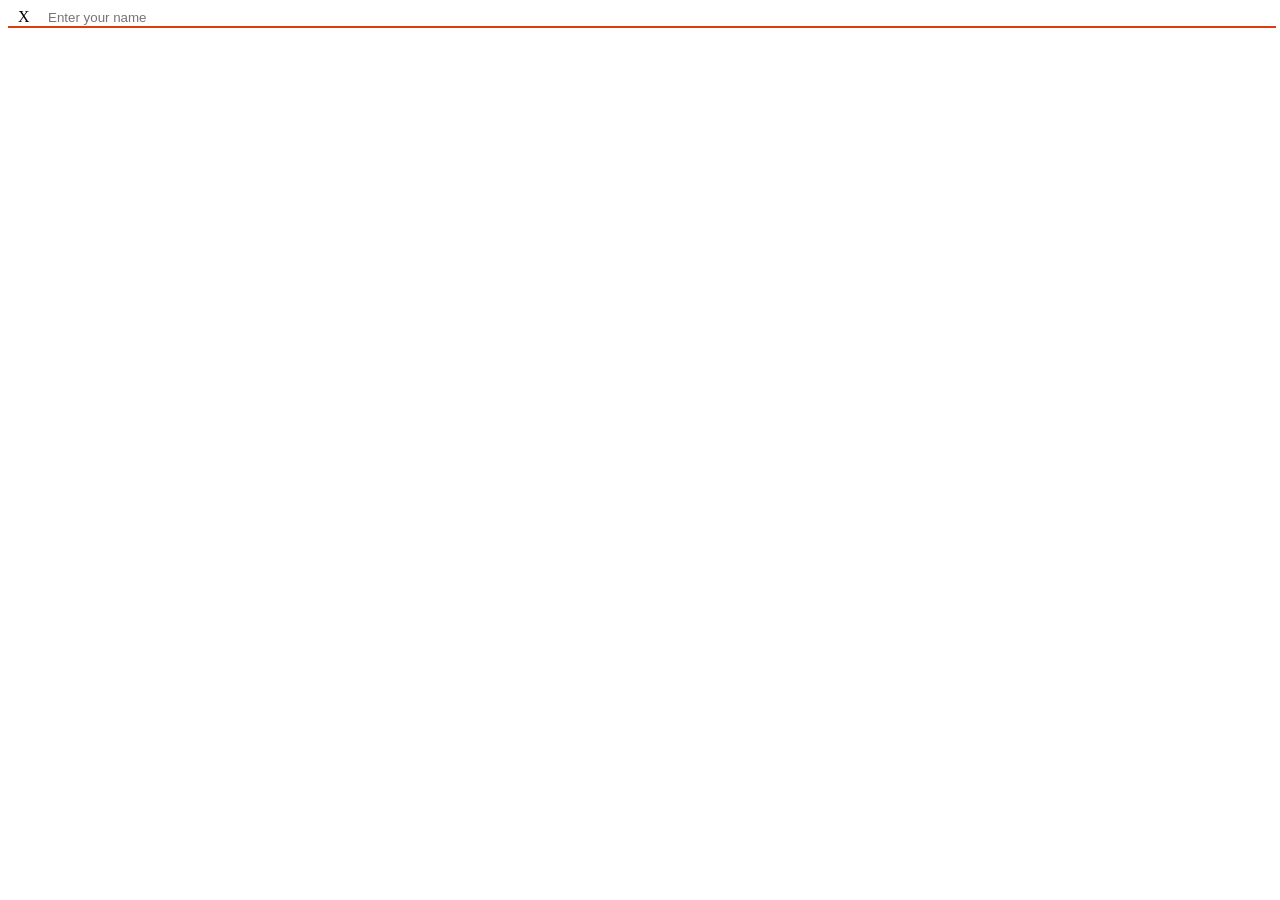
<file: web_practise/project_1/index.html>
<!DOCTYPE html>
<html lang="en">
<head>
    <meta charset="UTF-8">
    <meta name="viewport" content="width=device-width, initial-scale=1.0">
    <link rel="stylesheet" href="style.css">
    <title>Document</title>
</head>
<body>
    <div class="input_with_icon">
    <input type="text" name="get_name" class="outliner_input" id="get_name"  title="get_name" placeholder="Enter your name">

    </div>
</body>
</html>
</file>
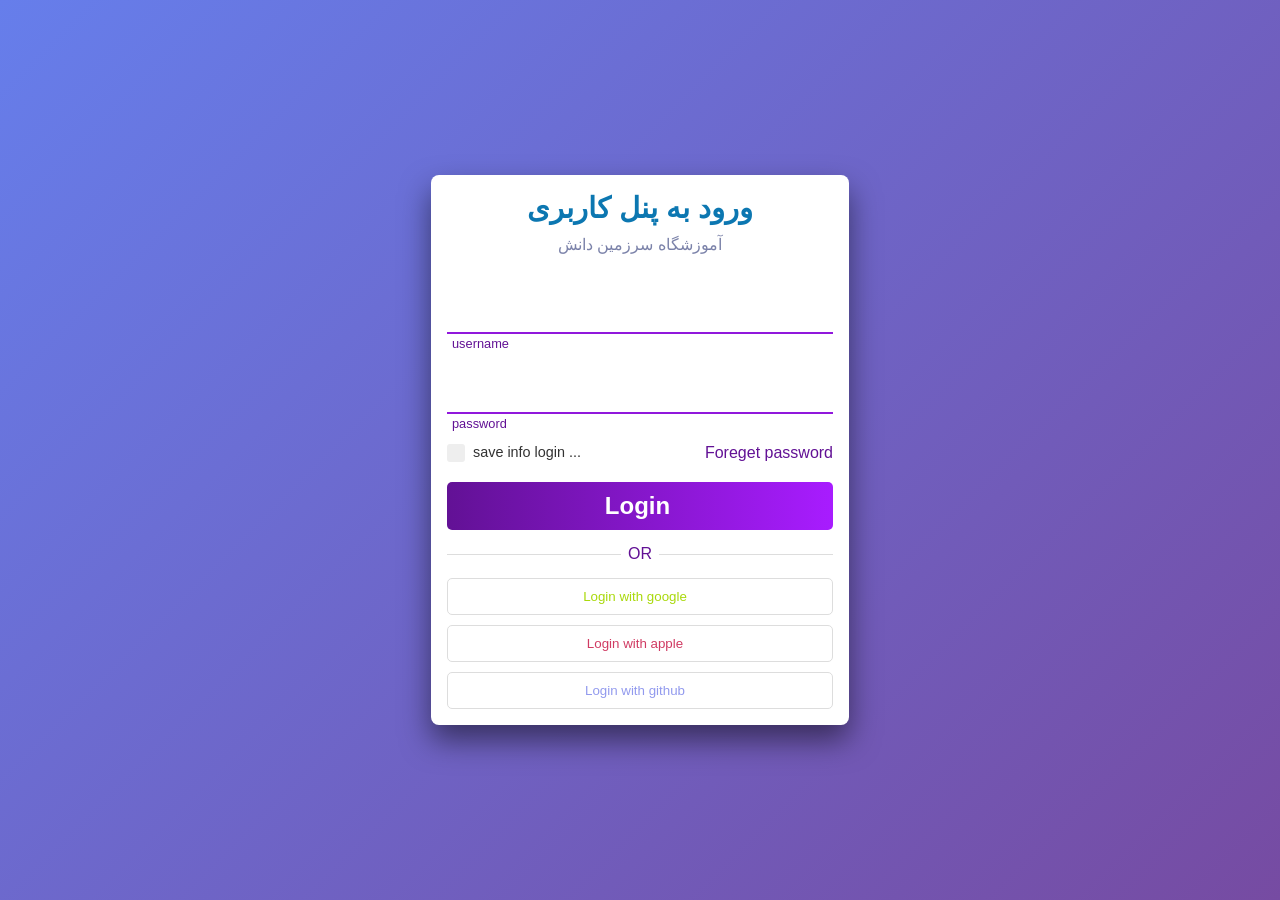
<file: web_practise/project_2/index.html>
<!DOCTYPE html>
<html lang="en">
  <head>
    <meta charset="UTF-8" />
    <meta name="viewport" content="width=device-width, initial-scale=1.0" />
    <link rel="stylesheet" href="style.css" />
    <title>Login</title>
  </head>
  <body>
    <div class="login_container">
      <div class="login_card">
        <h1>ورود به پنل کاربری</h1>
        <p>آموزشگاه سرزمین دانش</p>
        <form action="#" method="post">
          <div class="input_group floating">
            <input type="text" name="username" id="username" />
            <label for="username">username</label>
            <i class="fa fa-user"></i>
            <div class="underline"></div>
          </div>
          <div class="input_group floating">
            <input type="text" name="password" id="password" />
            <label for="password">password</label>
            <i class="fa fa-user"></i>
            <div class="underline"></div>
          </div>
          <div class="option">
            <label class="remmeber">
              <input type="checkbox" />
              <span class="checkmark"></span>
             save info login ...
            </label>
            <a href="#" class="forget_password">Foreget password</a>
          </div>
          <button type="submit" class="btn_login"><span>Login</span> <i class="fas fa-arrow-right"></i></button>
           <div class="divider">
            <span>OR</span>
           </div>
          <div class="social_login">
            <button type="button" class="btn_social">
                <span>Login with google</span>
                <i class="fas fa-google"></i>
            </button>
            <button type="button" class="btn_social">
                <span>Login with apple</span>
                <i class="fas fa-apple"></i>
            </button>
            <button type="button" class="btn_social">
                <span>Login with github</span>
                <i class="fas fa-github"></i>
            </button>
          </div>
        </form>
      </div>
    </div>
  </body>
</html>
</file>
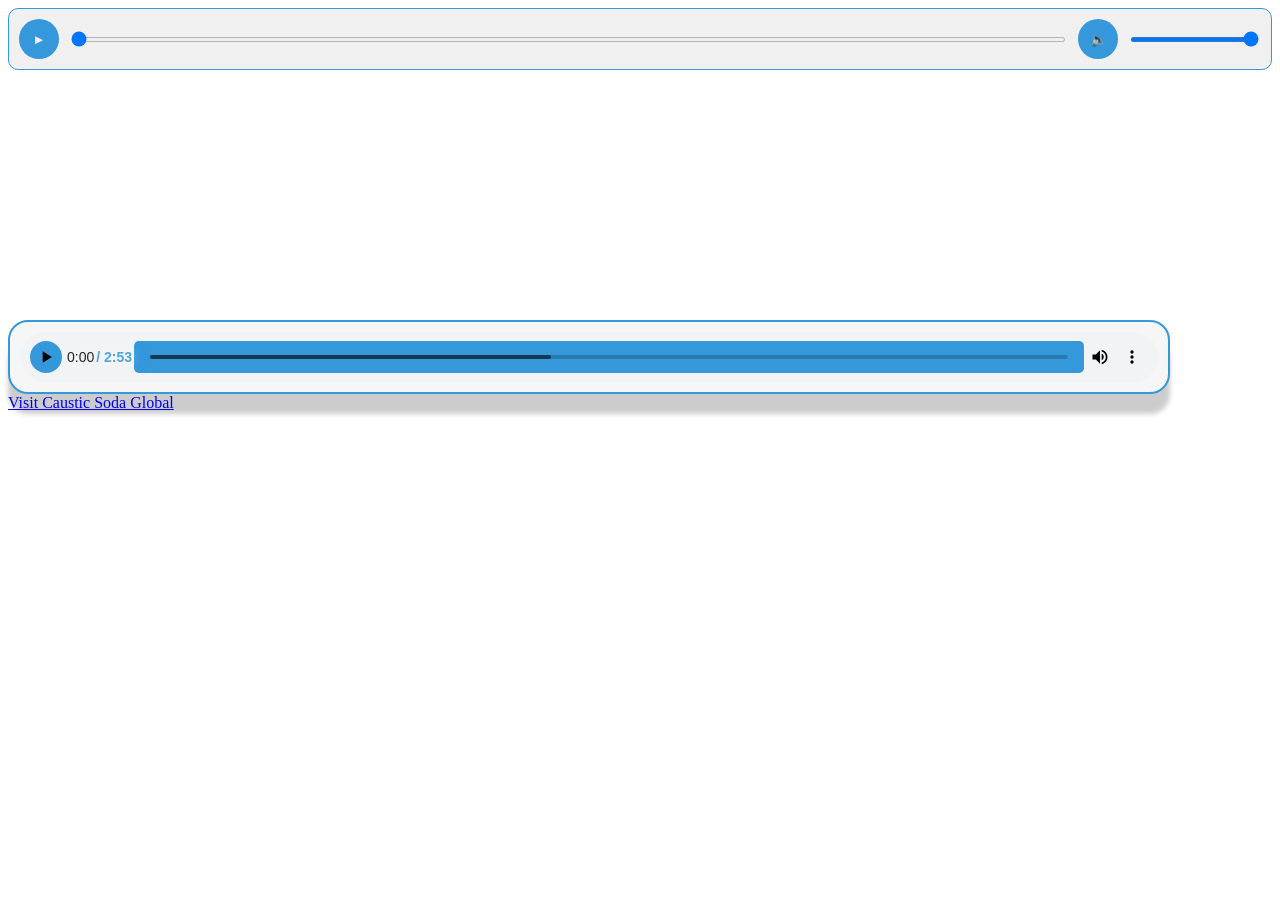
<file: web_practise/project_3/index.html>
<!doctype html>
<html lang="en">
  <head>
    <meta charset="UTF-8" />
    <meta name="viewport" content="width=device-width, initial-scale=1.0" />
    <link rel="stylesheet" href="style.css" />
    <title>Document</title>
  </head>
  <body>
      <div class="custom_audio_player">
      <audio src="../media/sounds/m.mp3" id="audio_source"></audio>
      <button class="play_button">&#9658;</button>
      <input
        type="range"
        name="timeline"
        title="timeline"
        class="progress_bar"
        id="timeline"
        value="0"
      />
      <button class="mute_btn">🔈</button>
      <input type="range" name="volumeSlider" id="volumeSlider" class="volume_slider" min="0" max="1" step="0.1" value="1">
    </div>
    <audio src="../media/sounds/m.mp3" controls></audio>
  
    <a href="https://causticsodaglobal.com/">Visit Caustic Soda Global</a>
    <script>
        const audio=document.getElementById('audio_source');
        const btnplay=document.querySelector('.play_button');
        const progressBar=document.querySelector('.progress_bar');
        btnplay.addEventListener('click',()=>{
            if(audio.paused){
                audio.play();
                btnplay.textContent='\u{23F8}';
            }else{
                audio.pause();
                btnplay.textContent='\u{25B6}';
            }
        });
        audio.addEventListener('timeupdate',()=>{
            const progress=(audio.currentTime/audio.duration)*100;
            progressBar.value=progress;
        });
    </script>
  </body>
</html>
</file>
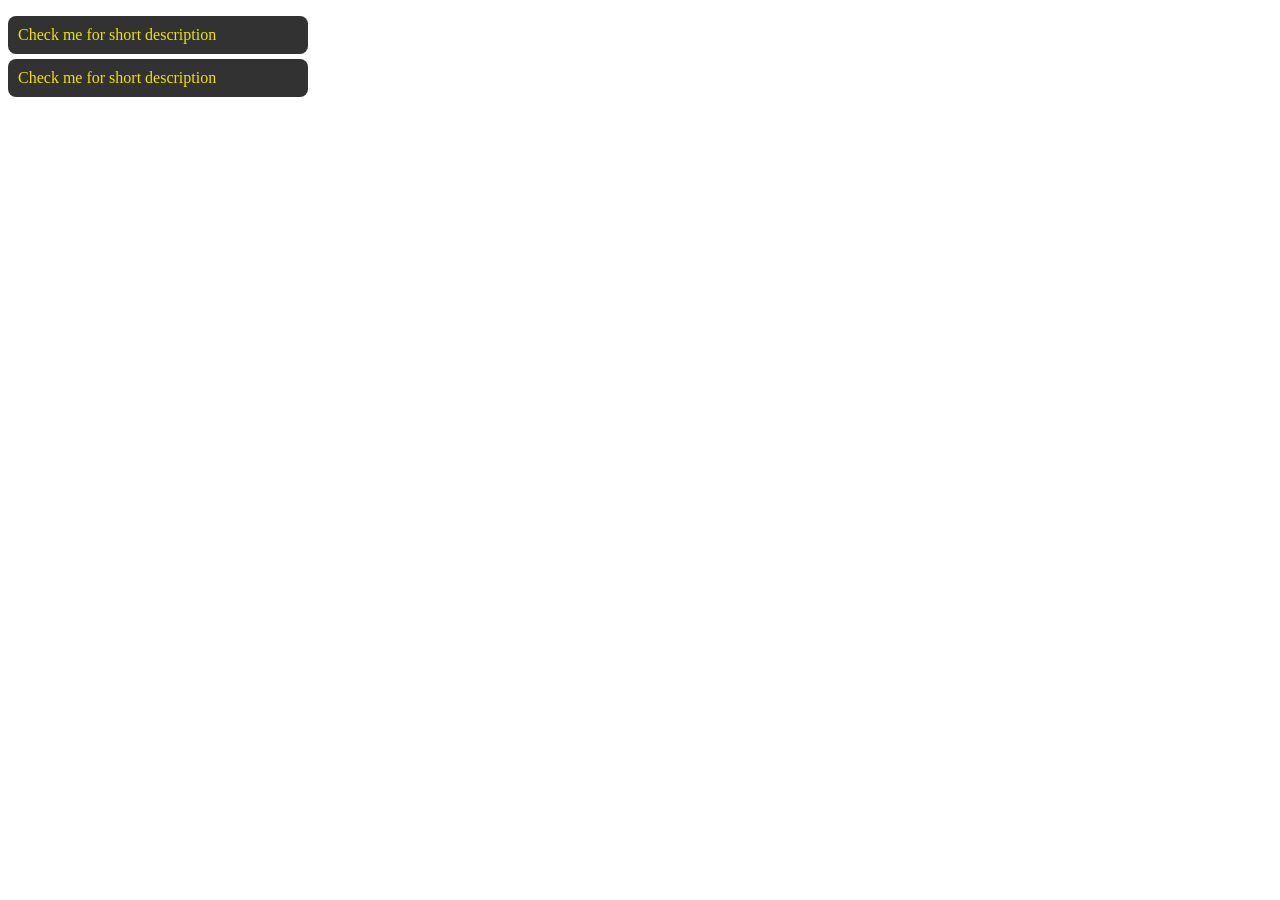
<file: web_practise/project_5/index.html>
<!doctype html>
<html lang="en">
  <head>
    <meta charset="UTF-8" />
    <meta name="viewport" content="width=device-width, initial-scale=1.0" />
    <title>Document</title>
    <link rel="stylesheet" href="style.css" />
  </head>
  <body>
    <ul class="box">
      <li>
        <input type="checkbox" id="item1" hidden />

        <label for="item1" class="title">
          Check me for short description
        </label>

        <div class="description">
          Lorem ipsum dolor sit amet, consectetur adipisicing elit... Lorem
          ipsum dolor sit, amet consectetur adipisicing elit. Recusandae vero
          cumque harum? Neque facere in earum quo maxime id provident? Lorem
          ipsum dolor sit amet consectetur adipisicing elit. Sed incidunt
          doloremque necessitatibus quidem quia deleniti, nisi id nemo ad nobis!
        </div>
      </li>
      <li>
        <input type="checkbox" id="item2" hidden />

        <label for="item2" class="title">
          Check me for short description
        </label>

        <div class="description">
          Lorem ipsum dolor sit amet, consectetur adipisicing elit... Lorem
          ipsum dolor sit, amet consectetur adipisicing elit. Recusandae vero
          cumque harum? Neque facere in earum quo maxime id provident? Lorem
          ipsum dolor sit amet consectetur adipisicing elit. Sed incidunt
          doloremque necessitatibus quidem quia deleniti, nisi id nemo ad nobis!
        </div>
      </li>
    </ul>
  </body>
</html>
</file>
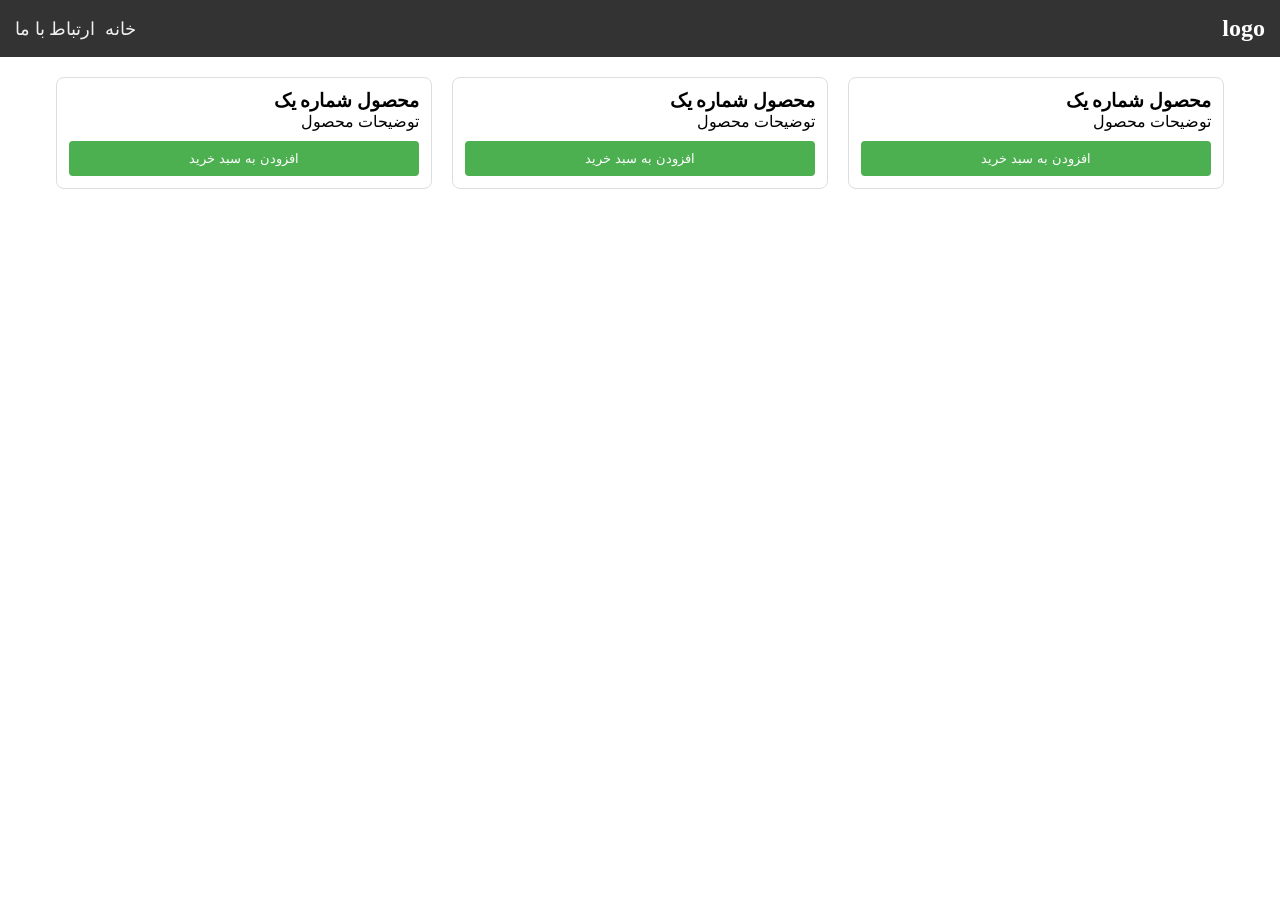
<file: web_practise/project_6/index.html>
<!DOCTYPE html>
<html lang="fa" dir="rtl">
<head>
    <meta charset="UTF-8">
    <meta name="viewport" content="width=device-width, initial-scale=1.0">
    <link rel="stylesheet" href="style.css">
    
    <title>Document</title>
</head>
<body>
    <nav class="navbar">
        <div class="logo">
            logo
        </div>
        <ul class="nav-link">
            <li><a href="">خانه</a></li>
            <li><a href="">ارتباط با ما</a></li>
        </ul>
    </nav>
    <div class="products">
        <div class="product-card">
            <h3>محصول شماره یک</h3>
            <p>توضیحات محصول</p>
            <button>افزودن به سبد خرید</button>
        </div>
        <div class="product-card">
            <h3>محصول شماره یک</h3>
            <p>توضیحات محصول</p>
            <button>افزودن به سبد خرید</button>
        </div>
        <div class="product-card">
            <h3>محصول شماره یک</h3>
            <p>توضیحات محصول</p>
            <button>افزودن به سبد خرید</button>
        </div>
    </div>
</body>
</html>
</file>
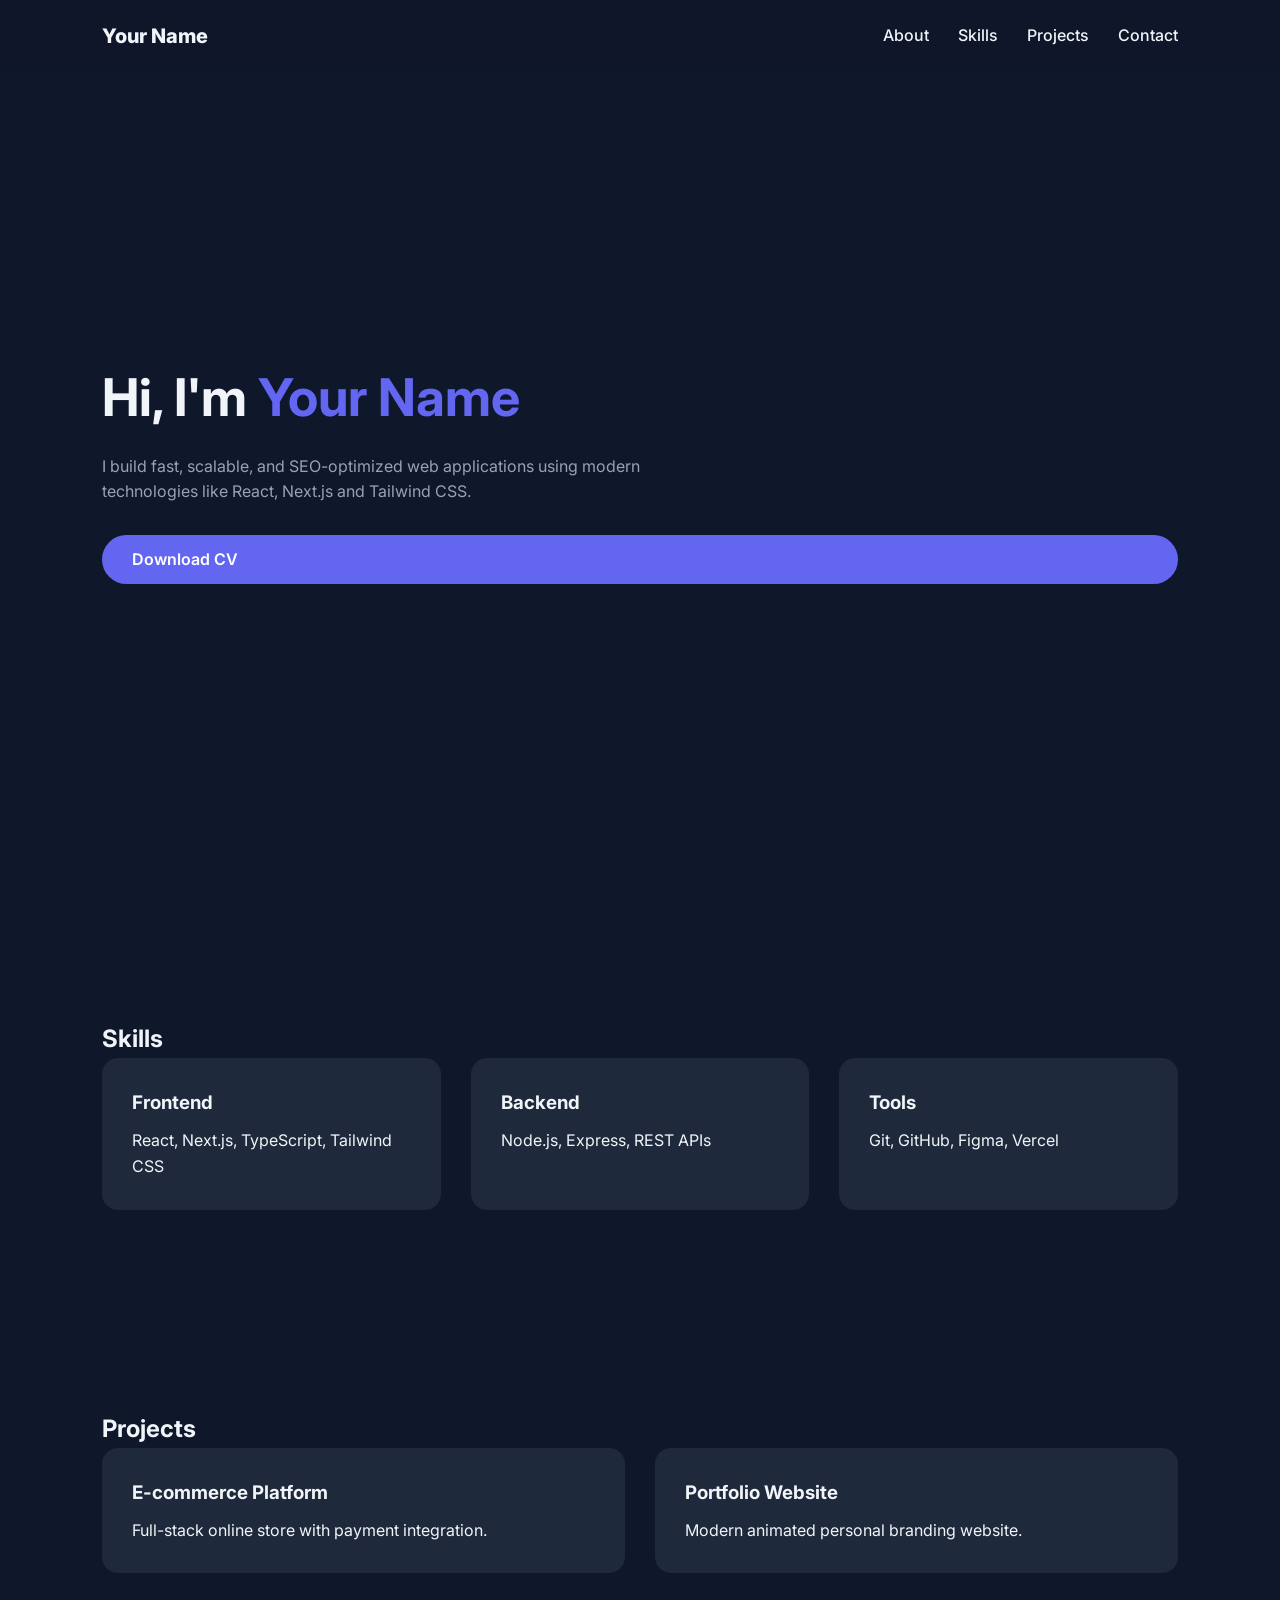
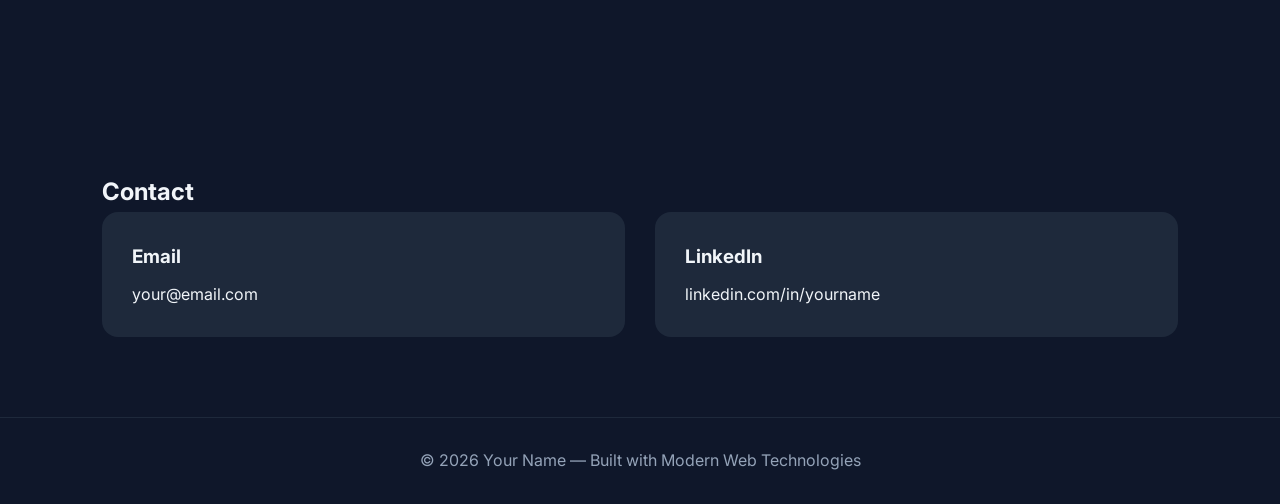
<file: web_practise/practice/index2.html>
<!DOCTYPE html>
<html lang="en">
<head>
  <!-- SEO -->
  <meta charset="UTF-8">
  <meta name="viewport" content="width=device-width, initial-scale=1.0">
  <title>Your Name | Frontend Developer</title>
  <meta name="description" content="Your Name - Modern Frontend Developer building fast, scalable and SEO-friendly web applications.">
  <meta name="keywords" content="Frontend Developer, Portfolio, Resume, React Developer">
  <meta name="author" content="Your Name">

  <!-- Open Graph -->
  <meta property="og:title" content="Your Name | Developer Portfolio">
  <meta property="og:description" content="Modern, fast and professional portfolio website.">
  <meta property="og:type" content="website">

  <!-- Google Font -->
  <link href="https://fonts.googleapis.com/css2?family=Inter:wght@400;600;800&display=swap" rel="stylesheet">

  <link rel="stylesheet" href="style2.css">
</head>

<body>

<header>
  <h1>Your Name</h1>
  <nav>
    <a href="#about">About</a>
    <a href="#skills">Skills</a>
    <a href="#projects">Projects</a>
    <a href="#contact">Contact</a>
  </nav>
</header>

<section class="hero" id="about">
  <h2>Hi, I'm <span>Your Name</span></h2>
  <p>I build fast, scalable, and SEO-optimized web applications using modern technologies like React, Next.js and Tailwind CSS.</p>
  <a href="#" class="btn">Download CV</a>
</section>

<section id="skills">
  <h2>Skills</h2>
  <div class="grid">
    <div class="card">
      <h3>Frontend</h3>
      <p>React, Next.js, TypeScript, Tailwind CSS</p>
    </div>
    <div class="card">
      <h3>Backend</h3>
      <p>Node.js, Express, REST APIs</p>
    </div>
    <div class="card">
      <h3>Tools</h3>
      <p>Git, GitHub, Figma, Vercel</p>
    </div>
  </div>
</section>

<section id="projects">
  <h2>Projects</h2>
  <div class="grid">
    <div class="card">
      <h3>E-commerce Platform</h3>
      <p>Full-stack online store with payment integration.</p>
    </div>
    <div class="card">
      <h3>Portfolio Website</h3>
      <p>Modern animated personal branding website.</p>
    </div>
  </div>
</section>

<section id="contact">
  <h2>Contact</h2>
  <div class="grid">
    <div class="card">
      <h3>Email</h3>
      <p>your@email.com</p>
    </div>
    <div class="card">
      <h3>LinkedIn</h3>
      <p>linkedin.com/in/yourname</p>
    </div>
  </div>
</section>

<footer>
  © 2026 Your Name — Built with Modern Web Technologies
</footer>

</body>
</html>
</file>
<file: web_practise/project_1/style.css>
.outliner_input{
    border: none;
    /* border-radius: 5px; */
    border-bottom: 2px solid #d93e0b;
    /* border-left: 2px solid #d93e0b; */
    background: transparent;
    outline: none;
    transition:  border 0.3s;
    width: 97%;
    /* position: absolute; */
    padding-left: 40px;
}
.outliner_input:focus{
    border-bottom: 2px solid #0b76d9;
    /* border-left: 2px solid #0b76d9; */
}
.input_with_icon{
   position: relative;
   /* background: green;  */
}

.input_with_icon::before{
 content: "X";
 position: absolute;
 left: 10px;
 right: 100%;
 transform: translateX(-100%);
}
</file>
<file: web_practise/project_2/style.css>
*{
    margin: 0;
    padding: 0;
    box-sizing: border-box;
    font-family: 'Segoe UI', Tahoma, Geneva, Verdana, sans-serif;
}
body{
    background: linear-gradient(135deg,#667eeb 0%,#764ba2 100%);
    height: 100vh;
    display: flex;
    justify-content: center;
    align-items: center;
    color: #323232;
}
.login_container{
    width: 100%;
    max-width: 450px;
    padding: 16px;
}
.login_card{
background: #fff;
padding: 16px;
border-radius: 8px;
box-shadow: 0 15px 30px rgba(0, 0, 0, 0.5);
}
h1{
    font-size: 1.8rem;
    margin-bottom: 10px;
    color: #0c77b1;
    text-align: center;
}
.login_card p{
    color: #5b6494ce;
    text-align: center;
    margin-bottom: 30px;
}
.input_group{
    position: relative;
    margin-bottom: 12px;
}
.input_group input{
    width: 100%;
    padding: 15px 0px 15px 30px;
    border: none;
    border-bottom: 2px solid #9118dc;
    font-size: 1rem;
    background: transparent;
    transition: all 0.3s;
}
.input_group input:focus{
    outline: none;
    border-bottom-color:#a81cff ;

}
.input_group .floating label{
    position: absolute;
    left:30px;
    top: 15px;
    color: #999;
    pointer-events: none;
    transition: all 0.3s;
}
.input_group.floating input:focus ~ label,
.input_group.floating input:not(:placeholder-shown) ~ label{
    top:-10px;
    left:15px;
    font-size:0.8rem;
    color:#621195;
    background: white;
    padding: 0 5px;
}
.input_icon{
    position: relative;
    left: 10px;
    top:15px;
    transition: all 0.3s;
}
.input_group input:focus ~ .input_icon{
    color: #621195;
}
.underline{
    position: absolute;
    bottom: 0;
    left: 0;
    height: 1px;
    width: 0;
    background: #a81cff;
    transition: all 0.3s;

    
}
.input_group input:focus ~ .underline{
    width: 100%;
}
.option{
    display: flex;
    align-items: center;
    margin-bottom: 20px;
    justify-content: space-between;
}
.remmeber{
    display: flex;
    justify-content: center;
    cursor: pointer;
    font-size: 0.9rem;
}
.remmeber input{
    position: absolute;
    opacity: 0;
    cursor: pointer;
}
.checkmark{
    display:inline-block;
    width: 18px;
    height: 18px;
    background: #eee;
    border-radius: 3px;
    margin-right: 8px;
    position: relative;
    transition: all 0.3s;
}
.remmeber:hover .checkmark{
    background: #ddd;
}
.remmeber input:checked ~ .checkmark{
    background: #621195;
}
.checkmark::after{
    content: "";
    position: absolute;
    display: none;
    right: 6px;
    top:2px;
    width: 5px;
    height: 10px;
    border: solid white;
    border-width: 0 2px 2px 0;
    transform:  rotate(45deg);
}
.remmeber input:checked ~ .checkmark::after{
    display: block;
}
.forget_password{
    color:#621195;
    text-decoration: none;
    transition: all 0.3s;
}
.forget_password:hover{
    text-decoration: underline;
}
.btn_login{
    width: 100%;
    padding: 10px;
    background: linear-gradient(to right,#621195,#a81cff);
    color: white;
    font-size: 1.5rem;
    font-weight: bold;
    border: none;
    border-radius: 5px;
    margin-bottom: 15px;
    cursor: pointer;
    display: flex;
    justify-content: center;
    align-items: center;
    transition: all 0.3s;
    overflow: hidden;
    position: relative;
}
.btn_login span{
    transition: all 0.3s;
}
.btn_login i{
    margin-left: 5px;
    transform: translateX(30px);
    opacity: 0;
    transition: all 0.3s;
}
.btn_login:hover{
    box-shadow: 0 5px 15px rgba(102, 102, 102, 0.4);
}
.btn_login:hover span{
    transform: translateX(-10px);
}
.btn_login:hover i{
    transform: translateX(0);
    opacity: 1;
}
.social_login{
    display: flex;
    flex-direction: column;
    gap: 10px;
}
.btn_social{
    padding: 10px;
    border-radius: 5px;
    border: 1px solid #ddd;
    background: #fff;
    display: flex;
    align-items: center;
    justify-content: center;
    gap: 10px;
    cursor: pointer;
    transition: all 0.3s ;
}
.btn_social:nth-child(1){
    color: #a9d90b;
}
.btn_social:nth-child(2){
    color: #d03b63;
}
.btn_social:nth-child(3){
    color: #929aee;
}
.btn_social:hover{
    background: #f5f5f5;
}

.divider{
    position: relative;
    margin: 15px 0;
    text-align: center;
    color: #621195;
}
.divider::before{
    content: "";
    position: absolute;
    top: 50%;
    left: 0;
    width: 45%;
    height: 1px;
    background: #ddd;
}
.divider::after{
content: "";
position: absolute;
top: 50%;
right: 0;
width: 45%;
height: 1px;
background: #ddd;
}
</file>
<file: web_practise/project_3/style.css>
audio{
    margin-top: 250px;
    width: 90%;
    height: 50px;
    /* margin: 20px auto; */
    padding: 10px;
    display: block;
    background-color: #f7f6f6;
    border: 2px solid #3498db;
    border-radius: 20px;
    box-shadow: 0 20px 5px rgba(0, 0, 0,0.2);
    
}
audio{
    /* display: none !important; */
}
/* audio::-webkit-media-controls{
    display: none !important;
} */
 /* audio::-webkit-media-controls-play-button,
 audio::-webkit-media-controls-pause-button{
    background-color: #3498db;
    border-radius: 50%;
    color: #f0f0f0 !important;
 } */

  audio::-webkit-media-controls-play-button{
    background-color: #3498db;
    border-radius: 50%;
    /* color: #f0f0f0 !important; */
 }
   audio::-webkit-media-controls-play-button:hover{
    background-color: #02253c;
 
 }
 audio::-webkit-media-controls-timeline{
    background-color: #3498db;
    border-radius: 5px;
    /* height: 5px; */

 }
 audio::-webkit-media-contols-current-time-display,
    audio::-webkit-media-controls-time-remaining-display{
        color: #3498db;
        font-weight: bold;
        margin: 2px;
        font-family: 'Lucida Sans', 'Lucida Sans Regular', 'Lucida Grande', 'Lucida Sans Unicode', Geneva, Verdana, sans-serif;
    }

/* audio::-webkit-media-controls-mute-button{
    background-color: #3498db;
    margin-left: 2px;
    border-radius: 50%;
}
     */


 audio::-webkit-media-contols-current-time-display,
     audio::-webkit-media-controls-volume-slider{
filter: brightness(0.1) !important;
     }
     .custom_audio_player{
        display: flex;
        justify-content: center;
        align-items: center;
        gap: 10px;
        background: #f0f0f0;
        padding: 10px;
        border-radius: 10px;
        border: 1px solid #3498db;
     }
     .play_button,.mute_btn{
        background-color: #3498db;
        border: none;
        border-radius: 50%;
        width: 40px;
        height: 40px;
        display: flex;
        justify-content: center;
        align-items: center;
        color: #f0f0f0;
        cursor: pointer;
        text-align: center;
     }
     .progress_bar{
        flex-grow: 1;
     }
     .progress_bar,.volume_slider{
        height: 5px;
        cursor: pointer;
     }
     .play_button{
      transition: transform 0.2s;
     }
     .play_button:hover{
      transform: scale(1.1);
     }
</file>
<file: web_practise/project_5/style.css>
.box {
    list-style: none;
    padding: 0;
    width: 300px;
}

.box li {
    margin-bottom: 5px;
    opacity: 0; /* important */
    animation: fadeIn 0.5s forwards;
}

li:nth-child(1){
    animation-delay: 0.5s;
}

li:nth-child(2){
    animation-delay: 1s;
}

@keyframes fadeIn{
    to{
        opacity: 1;
    }
}

.box li label {
    display: block;
    padding: 10px;
    background: #323232;
    color: rgb(239,227,0);
    cursor: pointer;
    border-radius: 8px;
    transition: background 0.3s, color 0.3s;
}

.box li label:hover {
    background: #131313;
    color: rgb(190, 159, 1);
}

.description {
    max-height: 0;
    overflow: hidden;
    transition: max-height 0.3s ease-out;
}

/* This now works */
.box input:checked ~ .description {
    max-height: 250px;
    overflow: auto;
}
</file>
<file: web_practise/project_6/style.css>
*{
    margin: 0;
}
.navbar{
    display: flex;
    justify-content: space-between;
    align-items: center;
    background-color: #333;
    padding: 15px;
}
.logo{
    color: white;
    font-size: 24px;
    font-weight: bold;

}
.nav-link{
    display: flex;
    list-style: none;
    gap: 10px;
}
.nav-link a{
    color: #f0f0f0;
    text-decoration: none;
    font-size: large;
}
.nav-link a:hover{
    color: #4caf50;
}
.products{
    display: flex;
    flex-wrap: wrap;
    justify-content: center;
    gap: 20px;
    padding: 20px;
}
.product-card{
    flex:1 1 30px;
    max-width:350px;
    border:1px solid #ddd;
    border-radius: 8px;
    padding:12px;
    display: flex;
    flex-direction: column;
}
.product-card p{
    flex-grow: 1;
}
.product-card button{
    background-color: #4caf50;
    color: white;
    border: none;
    padding: 10px;
    border-radius: 4px;
    cursor: pointer;
    margin-top: 10px;
}
</file>
<file: web_practise/practice/style2.css>
:root {
      --primary: #6366f1;
      --bg: #0f172a;
      --card: #1e293b;
      --text: #f1f5f9;
      --muted: #94a3b8;
    }

    * {
      margin: 0;
      padding: 0;
      box-sizing: border-box;
      font-family: 'Inter', sans-serif;
      scroll-behavior: smooth;
    }

    body {
      background: var(--bg);
      color: var(--text);
      line-height: 1.6;
    }

    header {
      position: fixed;
      width: 100%;
      top: 0;
      background: rgba(15, 23, 42, 0.8);
      backdrop-filter: blur(10px);
      padding: 20px 8%;
      display: flex;
      justify-content: space-between;
      align-items: center;
      z-index: 1000;
    }

    header h1 {
      font-weight: 800;
      font-size: 20px;
    }

    nav a {
      color: var(--text);
      text-decoration: none;
      margin-left: 25px;
      font-weight: 500;
      transition: 0.3s;
    }

    nav a:hover {
      color: var(--primary);
    }

    section {
      padding: 120px 8% 80px;
    }

    .hero {
      min-height: 100vh;
      display: flex;
      flex-direction: column;
      justify-content: center;
    }

    .hero h2 {
      font-size: 52px;
      margin-bottom: 15px;
    }

    .hero span {
      color: var(--primary);
    }

    .hero p {
      max-width: 600px;
      color: var(--muted);
      margin-bottom: 30px;
    }

    .btn {
      display: inline-block;
      padding: 12px 30px;
      background: var(--primary);
      color: white;
      text-decoration: none;
      border-radius: 30px;
      font-weight: 600;
      transition: 0.3s;
    }

    .btn:hover {
      transform: translateY(-3px);
    }

    .grid {
      display: grid;
      grid-template-columns: repeat(auto-fit, minmax(250px, 1fr));
      gap: 30px;
    }

    .card {
      background: var(--card);
      padding: 30px;
      border-radius: 16px;
      transition: 0.3s;
    }

    .card:hover {
      transform: translateY(-5px);
    }

    .card h3 {
      margin-bottom: 10px;
    }

    footer {
      text-align: center;
      padding: 30px;
      color: var(--muted);
      border-top: 1px solid #1e293b;
    }

    @media (max-width: 768px) {
      .hero h2 {
        font-size: 36px;
      }
      nav {
        display: none;
      }
    }
</file>
